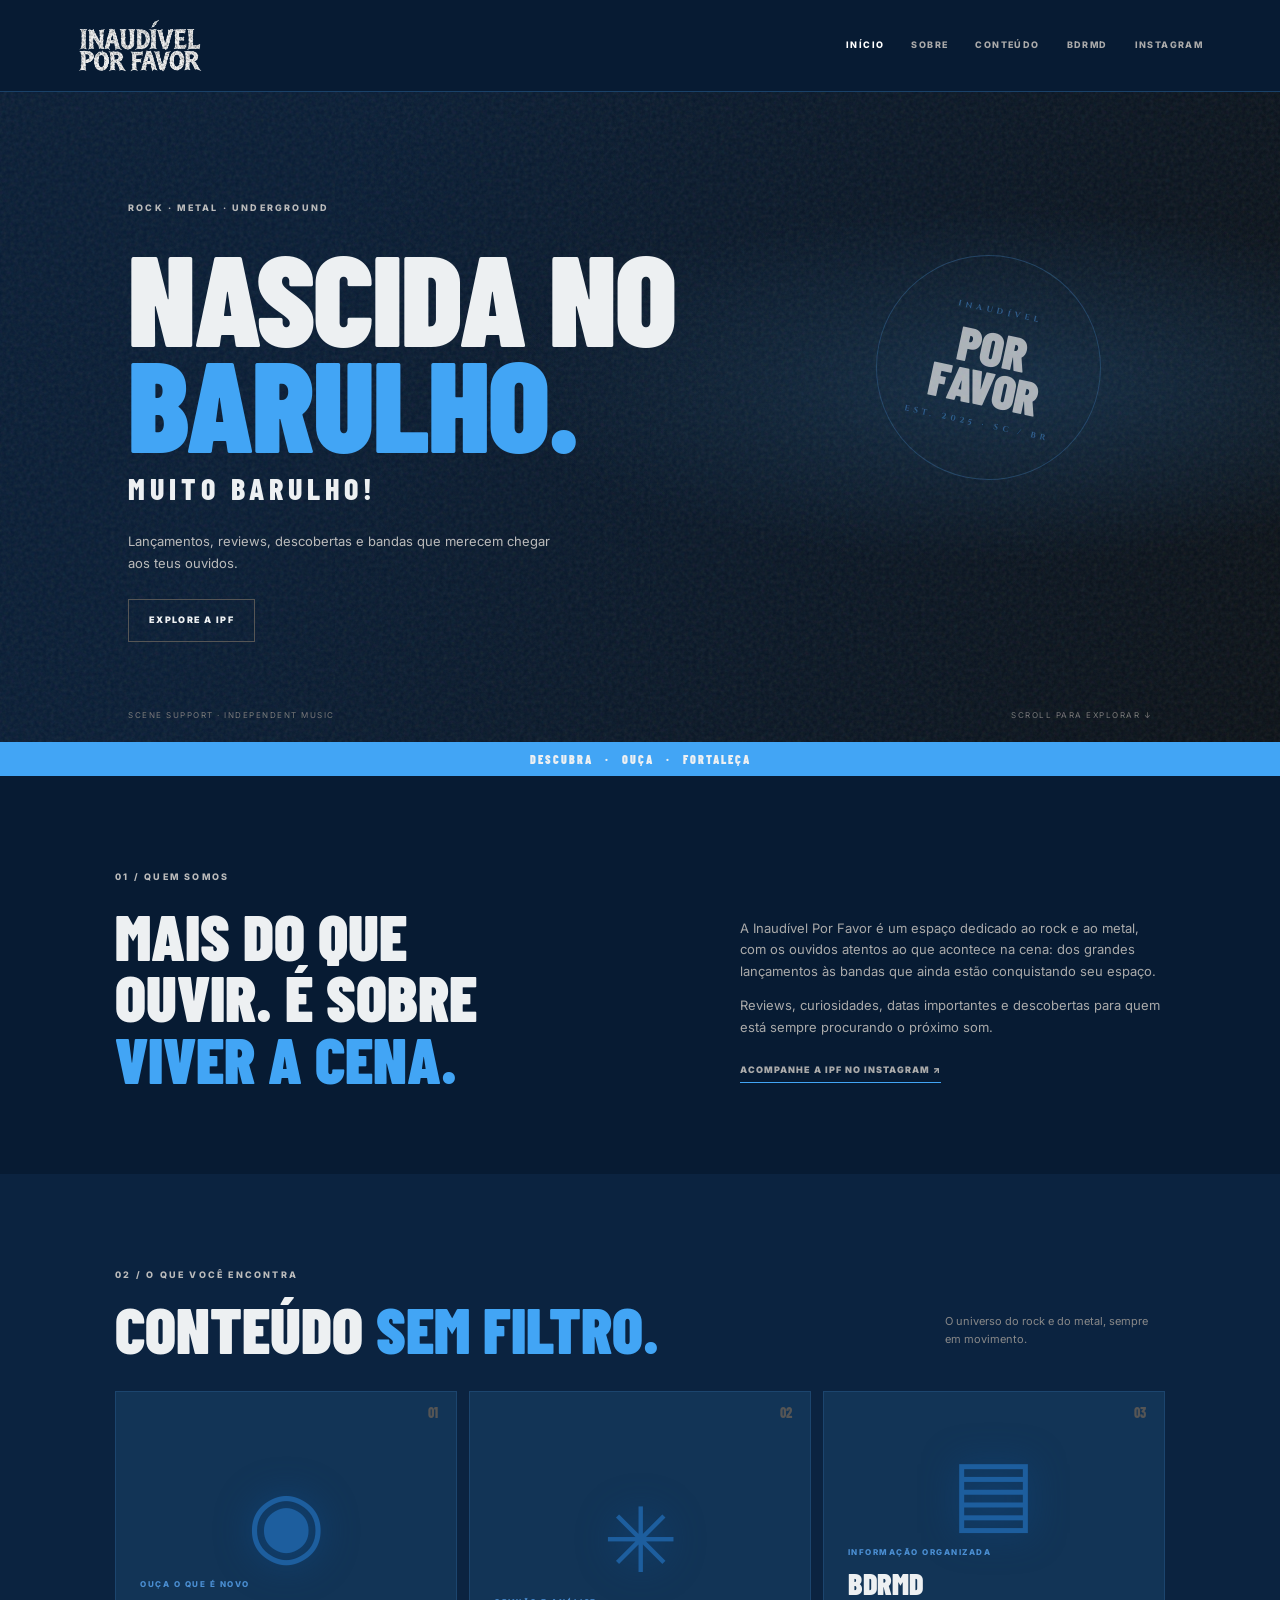
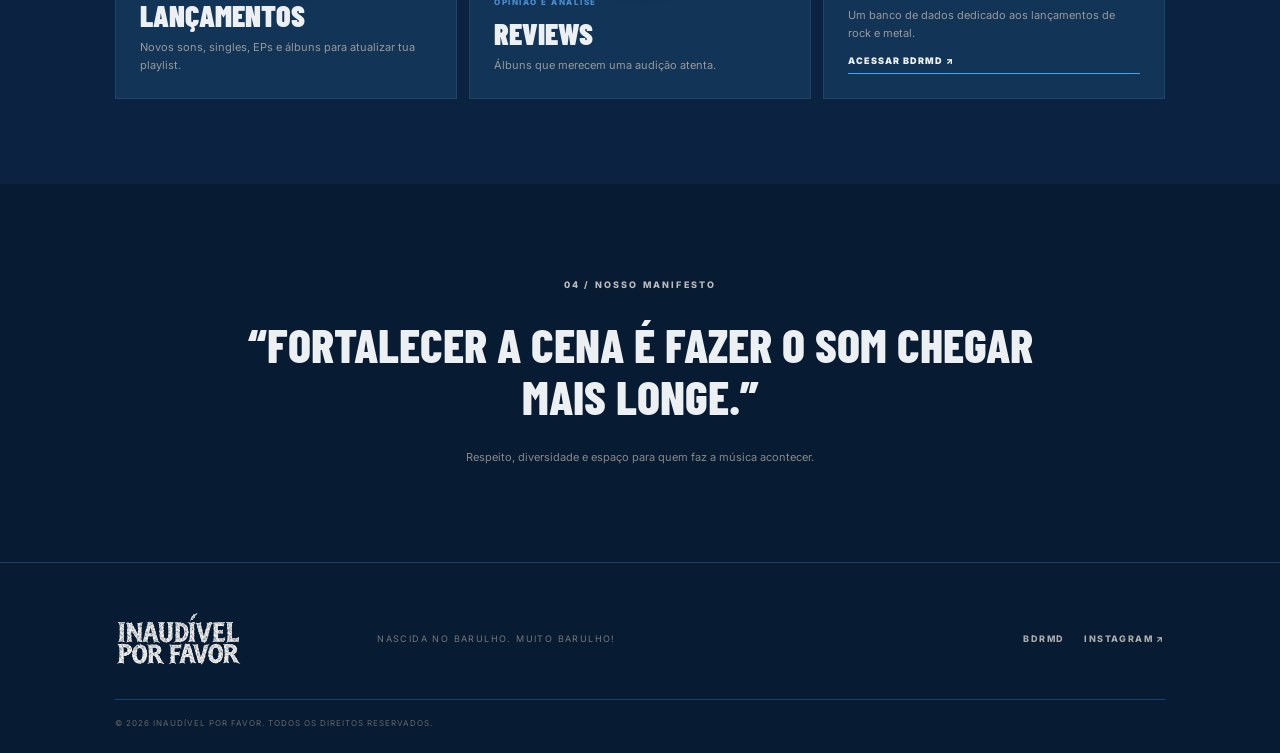
<file: index.html>
<!doctype html>
<html lang="pt-BR"><head><meta charset="utf-8"><meta name="viewport" content="width=device-width,initial-scale=1"><meta name="theme-color" content="#071b33"><meta name="description" content="Inaudível Por Favor: rock, metal, lançamentos, reviews, descobertas e cultura underground."><title>Inaudível Por Favor</title><link rel="icon" href="favicon-32x32.png" type="image/png"><link rel="preconnect" href="https://fonts.googleapis.com"><link rel="preconnect" href="https://fonts.gstatic.com" crossorigin><link href="https://fonts.googleapis.com/css2?family=Cinzel:wght@600;700;800&family=Inter:wght@400;500;600;700;800;900&family=Barlow+Condensed:wght@600;700;800;900&display=swap" rel="stylesheet"><link rel="stylesheet" href="assets/css/style.css?v=20261107-blue"></head><body>
<header class="header"><a class="brand" href="index.html"><img class="brand-logo" src="logo_fundo_tran.png" alt="Inaudível Por Favor" width="240" height="76" style="display:block;width:240px;height:76px;max-width:240px;object-fit:contain"></a><button class="menu" aria-label="Abrir menu">☰</button><nav><a class="active" href="index.html">INÍCIO</a><a href="#sobre">SOBRE</a><a href="#conteudo">CONTEÚDO</a><a href="bdrmd/">BDRMD</a><a class="navshop temporarily-hidden" href="loja.html" aria-hidden="true" tabindex="-1">LOJA ↗</a><a href="https://www.instagram.com/inaudivel_por_favor/" target="_blank" rel="noopener">INSTAGRAM</a></nav></header>
<main><section class="hero"><div class="hero-copy"><p class="eyebrow">ROCK · METAL · UNDERGROUND</p><h1>NASCIDA NO<br><em>BARULHO.</em></h1><h2>MUITO BARULHO!</h2><p>Lançamentos, reviews, descobertas e bandas que merecem chegar aos teus ouvidos.</p><div class="actions"><a class="btn red temporarily-hidden" href="loja.html" aria-hidden="true" tabindex="-1">CONHEÇA A LOJA ↗</a><a class="btn outline" href="#conteudo">EXPLORE A IPF</a></div></div><div class="stamp"><small>INAUDÍVEL</small><strong>POR<br>FAVOR</strong><small>EST. 2025 · SC / BR</small></div><div class="hero-foot">SCENE SUPPORT · INDEPENDENT MUSIC <span>SCROLL PARA EXPLORAR ↓</span></div></section><div class="ticker">DESCUBRA · OUÇA · FORTALEÇA</div>
<section class="section" id="sobre"><p class="kicker">01 / QUEM SOMOS</p><div class="split"><h2>MAIS DO QUE<br>OUVIR. É SOBRE<br><em>VIVER A CENA.</em></h2><div><p>A Inaudível Por Favor é um espaço dedicado ao rock e ao metal, com os ouvidos atentos ao que acontece na cena: dos grandes lançamentos às bandas que ainda estão conquistando seu espaço.</p><p>Reviews, curiosidades, datas importantes e descobertas para quem está sempre procurando o próximo som.</p><a class="textlink" href="https://www.instagram.com/inaudivel_por_favor/" target="_blank" rel="noopener">ACOMPANHE A IPF NO INSTAGRAM ↗</a></div></div></section>
<section class="section dark" id="conteudo"><p class="kicker">02 / O QUE VOCÊ ENCONTRA</p><div class="sectionhead"><h2>CONTEÚDO <em>SEM FILTRO.</em></h2><p>O universo do rock e do metal, sempre em movimento.</p></div><div class="features"><article><span>01</span><div class="symbol">◉</div><small>OUÇA O QUE É NOVO</small><h3>LANÇAMENTOS</h3><p>Novos sons, singles, EPs e álbuns para atualizar tua playlist.</p></article><article><span>02</span><div class="symbol">✳</div><small>OPINIÃO E ANÁLISE</small><h3>REVIEWS</h3><p>Álbuns que merecem uma audição atenta.</p></article><article><span>03</span><div class="symbol">▤</div><small>INFORMAÇÃO ORGANIZADA</small><h3>BDRMD</h3><p>Um banco de dados dedicado aos lançamentos de rock e metal.</p><a class="textlink" href="bdrmd/">ACESSAR BDRMD ↗</a></article></div></section><section class="store temporarily-hidden" aria-hidden="true"><div><p class="kicker">03 / VISTA A CENA</p><h2>O BARULHO<br><b>AGORA É SEU.</b></h2><p>Produtos para quem vive o rock e o metal underground.</p></div><a class="btn light" href="loja.html">ENTRAR NA IPF STORE ↗</a></section><section class="section manifesto"><p class="kicker">04 / NOSSO MANIFESTO</p><blockquote>“FORTALECER A CENA É FAZER O SOM CHEGAR MAIS LONGE.”</blockquote><p>Respeito, diversidade e espaço para quem faz a música acontecer.</p></section></main>
<footer class="footer"><a class="brand" href="index.html"><img class="brand-logo" src="logo_fundo_tran.png" alt="Inaudível Por Favor"></a><p>NASCIDA NO BARULHO. MUITO BARULHO!</p><div><a class="temporarily-hidden" href="loja.html" aria-hidden="true" tabindex="-1">LOJA</a><a href="bdrmd/">BDRMD</a><a href="https://www.instagram.com/inaudivel_por_favor/" target="_blank" rel="noopener">INSTAGRAM ↗</a></div><small>© <span id="year"></span> INAUDÍVEL POR FAVOR. TODOS OS DIREITOS RESERVADOS.</small></footer><script src="assets/js/main.js?v=20261102-3"></script></body></html>
</file>
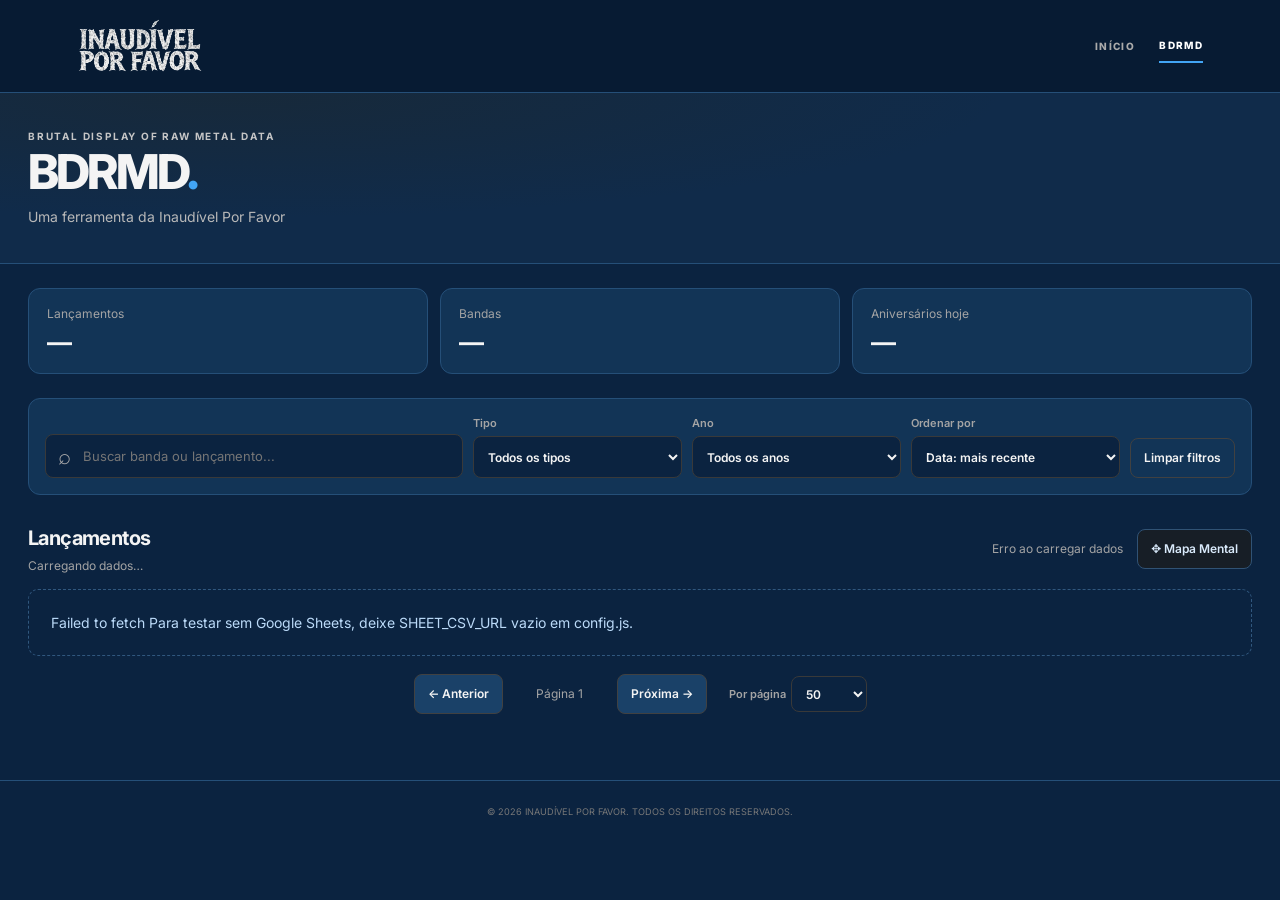
<file: bdrmd/index.html>
<!doctype html>
<html lang="pt-BR">
<head>
  <meta charset="utf-8">
  <meta name="viewport" content="width=device-width, initial-scale=1">
  <meta name="theme-color" content="#071b33">
  <meta name="description" content="BDRMD — banco de dados de lançamentos de rock e metal da Inaudível Por Favor.">
  <title>BDRMD</title>
  <link rel="icon" href="../favicon-32x32.png" type="image/png">
  <link rel="stylesheet" href="css/style.css?v=20261114-zoom">
</head>
<body>
  <header class="site-nav" style="position:relative;z-index:100;display:flex;align-items:center;justify-content:space-between;min-height:92px;padding:8px clamp(18px,6vw,90px);gap:20px;background:#090909;border-bottom:1px solid #303030">
    <a class="site-brand" href="../index.html" aria-label="Inaudível Por Favor - início" style="display:flex;align-items:center;flex:none">
      <img src="../logo_fundo_tran.png" alt="Inaudível Por Favor" width="240" height="76" style="display:block;width:240px;height:76px;max-width:240px;object-fit:contain;object-position:left center">
    </a>
    <button class="nav-toggle" type="button" aria-label="Abrir menu" aria-expanded="false" style="display:none;background:transparent;border:1px solid #444;border-radius:5px;color:#fff;font-size:20px;padding:7px 10px">☰</button>
    <nav class="site-links" aria-label="Navegação principal" >
      <a href="../index.html">INÍCIO</a>
      <a class="temporarily-hidden" href="../loja.html" aria-hidden="true" tabindex="-1" hidden style="display:none!important">LOJA</a>
      <a class="active" href="./" aria-current="page">BDRMD</a>
    </nav>
  </header>
  <header class="hero">
    <div class="hero-inner">
      <div class="brand-copy">
        <p class="eyebrow">BRUTAL DISPLAY OF RAW METAL DATA</p>
        <h1>BDRMD<span>.</span></h1>
        <p class="intro">Uma ferramenta da Inaudível Por Favor</p>
      </div>
    </div>
  </header>

  <main class="container">
    <section class="stats" aria-label="Estatísticas da base">
      <div class="stat"><span class="stat-label">Lançamentos</span><strong id="stat-releases">—</strong></div>
      <div class="stat"><span class="stat-label">Bandas</span><strong id="stat-bands">—</strong></div>
      <div class="stat"><span class="stat-label">Aniversários hoje</span><strong id="stat-anniversaries">—</strong></div>
    </section>

    <section class="toolbar" aria-label="Pesquisa e filtros">
      <label class="search-wrap">
        <span class="sr-only">Pesquisar lançamentos</span>
        <span aria-hidden="true">⌕</span>
        <input id="search" type="search" placeholder="Buscar banda ou lançamento..." autocomplete="off">
      </label>
      <label class="filter-label">Tipo
        <select id="type-filter">
          <option value="">Todos os tipos</option>
          <option value="album">Álbum</option>
          <option value="ep">EP</option>
          <option value="single">Single</option>
          <option value="compilation">Compilação</option>
          <!-- <option value="demo">Demo</option> -->
          <option value="live">Ao vivo</option>
        </select>
      </label>
      <label class="filter-label">Ano
        <select id="year-filter"><option value="">Todos os anos</option></select>
      </label>
      <label class="filter-label sort-label">Ordenar por
        <select id="sort">
          <option value="date-desc">Data: mais recente</option>
          <option value="date-asc">Data: mais antiga</option>
          <option value="title-asc">Título: A–Z</option>
          <option value="band-asc">Banda: A–Z</option>
        </select>
      </label>
      <button id="clear-filters" class="button button-quiet" type="button">Limpar filtros</button>
    </section>

    <section class="results-head">
      <div>
        <h2>Lançamentos</h2>
        <p id="result-count" aria-live="polite">Carregando dados…</p>
      </div>
      <div class="results-actions"><p id="source-status" class="source-status">Inicializando base</p><button id="mindmap-toggle" class="button button-map" type="button" aria-expanded="false">✥ Mapa Mental</button></div>
    </section>

    <section id="mindmap-panel" class="mindmap-panel" hidden aria-label="Mapa mental de lançamentos"><div class="mindmap-heading"><div><h2>Mapa Mental</h2><p id="mindmap-level">Nível 1 · Décadas</p></div><div class="mindmap-controls"><button id="mindmap-zoom-out" class="button mindmap-zoom" type="button" aria-label="Diminuir zoom" title="Diminuir zoom">−</button><button id="mindmap-zoom-in" class="button mindmap-zoom" type="button" aria-label="Aumentar zoom" title="Aumentar zoom">+</button><button id="mindmap-back" class="button" type="button" disabled>← Voltar</button><button id="mindmap-reset" class="button" type="button">Visão geral</button></div></div><p class="mindmap-help">Selecione uma década, depois um mês e um dia para explorar os lançamentos. O mapa considera os filtros ativos.</p><div class="mindmap-viewport"><svg id="bdrmd-map" viewBox="0 0 1000 1000" role="img" aria-label="Mapa mental de décadas, meses e dias"></svg></div></section>
    <div id="error" class="notice error" role="alert" hidden></div>
    <div id="loading" class="notice" role="status">Carregando lançamentos…</div>
    <div id="empty" class="notice" hidden>Nenhum lançamento corresponde à pesquisa.</div>

    <div class="table-wrap" id="table-wrap" hidden>
      <table>
        <thead><tr><th>Banda</th><th>Título</th><th>Data</th><th>Tipo</th><th>Aniversário</th></tr></thead>
        <tbody id="release-rows"></tbody>
      </table>
    </div>
    <div id="mobile-results" class="mobile-results" hidden></div>

    <nav class="pagination" aria-label="Paginação">
      <button id="prev" class="button" type="button">← Anterior</button>
      <span id="page-label">Página 1</span>
      <button id="next" class="button" type="button">Próxima →</button>
      <label class="per-page">Por página
        <select id="page-size"><option value="25">25</option><option value="50" selected>50</option><option value="100">100</option></select>
      </label>
    </nav>
    <!--<p class="footnote">As grafias e os caracteres dos títulos são preservados conforme a fonte. A pesquisa ignora diferenças entre maiúsculas/minúsculas para facilitar a localização.</p>-->
  </main>
  <footer><small>© 2026 INAUDÍVEL POR FAVOR. TODOS OS DIREITOS RESERVADOS.</small></footer>
  <script src="config.js?v=20261102-3"></script>
  <script src="js/app.js?v=20261114-zoom"></script>
</body>
</html>
</file>
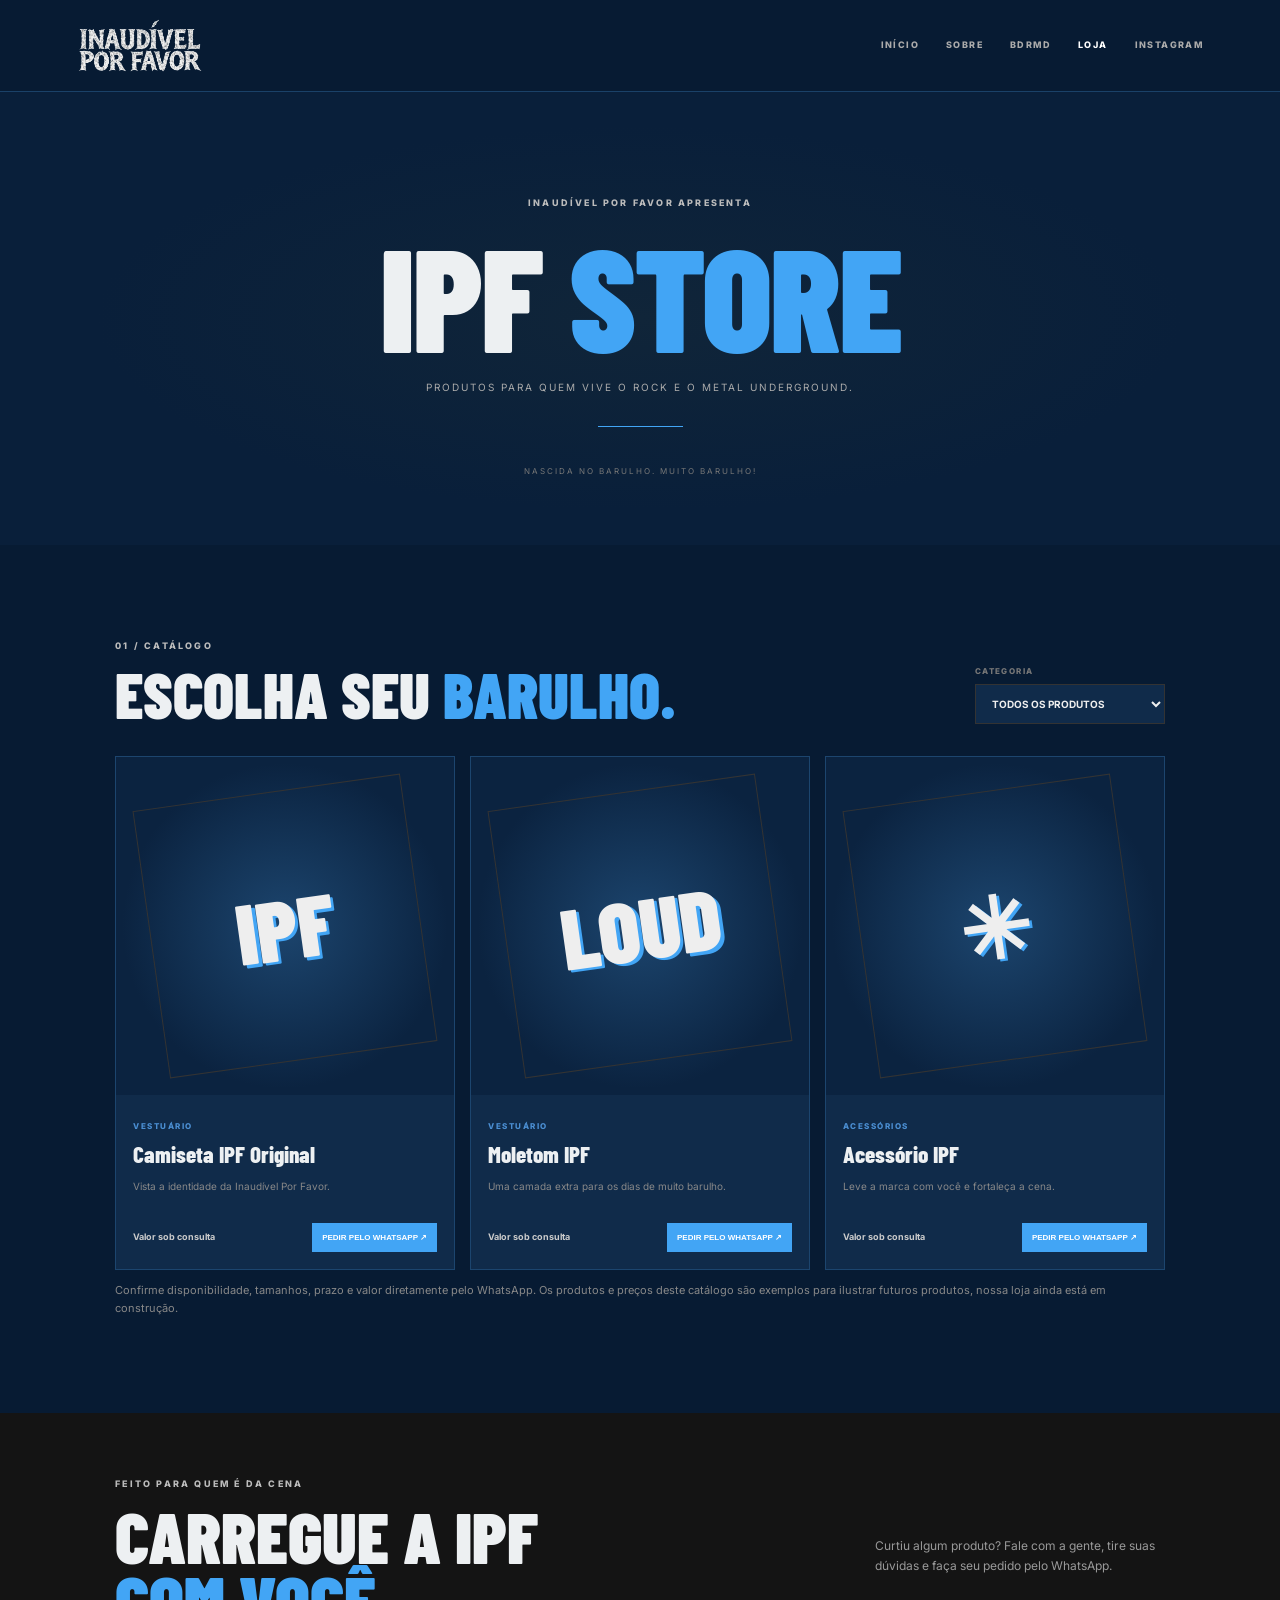
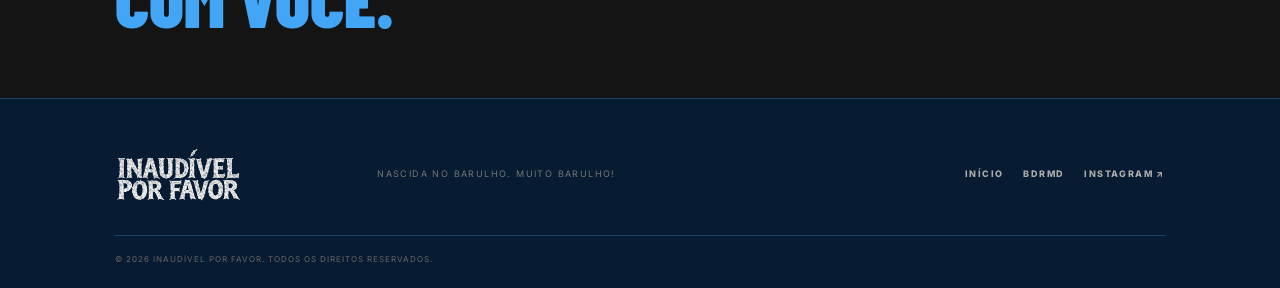
<file: loja.html>
<!doctype html><html lang="pt-BR"><head><meta charset="utf-8"><meta name="viewport" content="width=device-width,initial-scale=1"><meta name="theme-color" content="#071b33"><meta name="description" content="IPF Store: produtos para quem vive o rock e o metal underground."><title>IPF Store</title><link rel="icon" href="favicon-32x32.png" type="image/png"><link href="https://fonts.googleapis.com/css2?family=Cinzel:wght@600;700;800&family=Inter:wght@400;500;600;700;800;900&family=Barlow+Condensed:wght@600;700;800;900&display=swap" rel="stylesheet"><link rel="stylesheet" href="assets/css/style.css?v=20261107-blue"></head><body>
<header class="header"><a class="brand" href="index.html"><img class="brand-logo" src="logo_fundo_tran.png" alt="Inaudível Por Favor" width="240" height="76" style="display:block;width:240px;height:76px;max-width:240px;object-fit:contain"></a><button class="menu" aria-label="Abrir menu">☰</button><nav><a href="index.html">INÍCIO</a><a href="index.html#sobre">SOBRE</a><a href="bdrmd/">BDRMD</a><a class="active" href="loja.html">LOJA</a><a href="https://www.instagram.com/inaudivel_por_favor/" target="_blank" rel="noopener">INSTAGRAM</a></nav></header>
<main><section class="shophero"><p class="eyebrow">INAUDÍVEL POR FAVOR APRESENTA</p><h1>IPF <em>STORE</em></h1><p>PRODUTOS PARA QUEM VIVE O ROCK E O METAL UNDERGROUND.</p><hr><small>NASCIDA NO BARULHO. MUITO BARULHO!</small></section>
<section class="section shopsection"><div class="shophead"><div><p class="kicker">01 / CATÁLOGO</p><h2>ESCOLHA SEU <em>BARULHO.</em></h2></div><label class="filter">CATEGORIA<select id="category-filter"><option value="all">TODOS OS PRODUTOS</option><option value="vestuario">VESTUÁRIO</option><option value="acessorios">ACESSÓRIOS</option></select></label></div><div id="product-grid" class="products" aria-live="polite"></div><p class="note">Confirme disponibilidade, tamanhos, prazo e valor diretamente pelo WhatsApp. Os produtos e preços deste catálogo são exemplos para ilustrar futuros produtos, nossa loja ainda está em construção.</p></section>
<section class="shopcall"><div><p class="kicker">FEITO PARA QUEM É DA CENA</p><h2>CARREGUE A IPF<br><em>COM VOCÊ.</em></h2></div><p>Curtiu algum produto? Fale com a gente, tire suas dúvidas e faça seu pedido pelo WhatsApp.</p></section></main>
<footer class="footer"><a class="brand" href="index.html"><img class="brand-logo" src="logo_fundo_tran.png" alt="Inaudível Por Favor"></a><p>NASCIDA NO BARULHO. MUITO BARULHO!</p><div><a href="index.html">INÍCIO</a><a href="bdrmd/">BDRMD</a><a href="https://www.instagram.com/inaudivel_por_favor/" target="_blank" rel="noopener">INSTAGRAM ↗</a></div><small>© 2026 INAUDÍVEL POR FAVOR. TODOS OS DIREITOS RESERVADOS.</small></footer>
<script src="assets/js/main.js?v=20261102-3"></script><script src="assets/js/loja.js?v=20261102-4"></script></body></html>
</file>
<file: assets/css/style.css>
:root{--bg:#071b33;--panel:#102b4a;--line:#254f78;--fg:#edf0f2;--muted:#aaa;--red:#42a5f5;--display:'Barlow Condensed',Impact,sans-serif}*{box-sizing:border-box}html{scroll-behavior:smooth}body{margin:0;background:var(--bg);color:var(--fg);font:14px/1.65 Inter,Arial,sans-serif}a{color:inherit;text-decoration:none}.header{height:76px;padding:0 clamp(18px,6vw,90px);display:flex;align-items:center;justify-content:space-between;border-bottom:1px solid #1a4168;position:relative;z-index:5;background:#071b33}.brand{display:flex;align-items:center;gap:12px}.brand-logo{display:block;width:122px;max-width:32vw;height:38px;object-fit:contain;object-position:left center}.brand b{display:block;color:#999;font-size:9px;letter-spacing:3px}nav{display:flex;gap:27px;align-items:center}nav a,.footer div a{font-size:9px;font-weight:800;letter-spacing:1.4px;color:#aaa}nav a:hover,nav a.active{color:#fff}.navshop{background:var(--red);padding:11px 15px;color:#fff}.menu{display:none;background:none;border:0;color:#fff;font-size:24px}.hero{min-height:610px;padding:100px clamp(24px,10vw,150px);position:relative;display:flex;align-items:center;overflow:hidden;background:radial-gradient(ellipse at 78% 45%,#112a42,transparent 35%),linear-gradient(110deg,#071b33 25%,#090f15)}.hero:after{content:"";position:absolute;inset:0;pointer-events:none;opacity:.1;background-image:url("data:image/svg+xml,%3Csvg viewBox='0 0 180 180' xmlns='http://www.w3.org/2000/svg'%3E%3Cfilter id='n'%3E%3CfeTurbulence type='fractalNoise' baseFrequency='.9' numOctaves='3'/%3E%3C/filter%3E%3Crect width='100%25' height='100%25' filter='url(%23n)'/%3E%3C/svg%3E")}.hero-copy{position:relative;z-index:1;max-width:670px}.eyebrow,.kicker{font-size:9px;font-weight:800;letter-spacing:2.2px;color:#bbb}.hero h1,.shophero h1{font:900 clamp(68px,10vw,130px)/.83 var(--display);letter-spacing:-2px;margin:27px 0 0}.hero h1 em,.shophero h1 em,.split h2 em,.sectionhead h2 em,.shophead h2 em,.shopcall h2 em{font-style:normal;color:var(--red)}.hero h2{font:800 30px var(--display);letter-spacing:5px;margin:15px 0}.hero-copy>p:not(.eyebrow){color:#bbb;max-width:440px;font-size:13px;margin:25px 0}.actions{display:flex;gap:12px;flex-wrap:wrap}.btn{display:inline-block;padding:13px 20px;font-size:9px;font-weight:900;letter-spacing:1.3px}.red{background:var(--red)}.outline{border:1px solid #555}.light{background:#edf0f2;color:#0b2340}.stamp{position:absolute;right:14%;top:25%;width:225px;height:225px;border:1px solid #254e76;border-radius:50%;display:flex;flex-direction:column;align-items:center;justify-content:center;transform:rotate(12deg);color:#336faa;opacity:.7;letter-spacing:4px;font:700 12px Cinzel}.stamp strong{font:900 48px/.82 var(--display);color:#eee;text-align:center;margin:12px;letter-spacing:0}.stamp small{font-size:8px}.hero-foot{position:absolute;bottom:20px;left:10%;right:10%;font-size:8px;letter-spacing:1.5px;color:#777}.hero-foot span{float:right}.ticker{background:var(--red);padding:10px;text-align:center;font:900 12px var(--display);letter-spacing:2px;word-spacing:8px}.section{padding:85px clamp(22px,9vw,130px)}.split{display:grid;grid-template-columns:1.1fr .9fr;gap:10%;margin-top:20px}.split h2,.sectionhead h2,.shophead h2{font:900 clamp(40px,5vw,65px)/.96 var(--display);margin:0}.split>div{max-width:500px;color:#aaa;font-size:13px}.textlink{display:inline-block;border-bottom:1px solid var(--red);padding-bottom:4px;margin-top:12px;font-size:9px;font-weight:900;letter-spacing:1px}.dark{background:#0b2340}.sectionhead,.shophead{display:flex;justify-content:space-between;align-items:end;gap:25px;margin:15px 0 32px}.sectionhead>p{color:#888;font-size:11px;max-width:220px}.features{display:grid;grid-template-columns:repeat(3,1fr);gap:12px}.features article{position:relative;min-height:300px;padding:24px;background:#123456;border:1px solid #1c456e;display:flex;flex-direction:column;justify-content:flex-end}.features article>span{position:absolute;right:18px;top:12px;color:#555;font:800 14px var(--display)}.symbol{height:130px;display:grid;place-items:center;color:#1d5e9e;font-size:90px;text-shadow:0 0 35px #10457a}.features small{color:#4b8fd3;font-size:8px;font-weight:800;letter-spacing:1.5px}.features h3{font:900 30px var(--display);margin:5px 0}.features p{color:#999;font-size:11px;margin:0}.store{padding:60px clamp(22px,9vw,130px);background:linear-gradient(105deg,#124271,#1b68b5);display:flex;justify-content:space-between;align-items:center;gap:25px}.store h2,.shopcall h2{font:900 clamp(44px,6vw,72px)/.88 var(--display);margin:12px 0}.store h2 b{color:#091521}.store p:not(.kicker){font-size:12px;color:#c7dcf0}.manifesto{text-align:center}.manifesto blockquote{max-width:850px;margin:25px auto;font:800 clamp(27px,4vw,48px)/1.1 var(--display)}.manifesto>p:last-child,.note{color:#888;font-size:11px}.footer{padding:38px clamp(22px,9vw,130px) 22px;border-top:1px solid #1a4168;display:flex;align-items:center;gap:22px;flex-wrap:wrap}.footer>p{margin-right:auto;color:#777;font-size:9px;letter-spacing:1.4px}.footer div{display:flex;gap:20px}.footer small{width:100%;border-top:1px solid #1a4168;padding-top:17px;color:#666;font-size:8px;letter-spacing:1px}.shophero{text-align:center;padding:95px 20px 65px;background:radial-gradient(ellipse at center,#102539,transparent 60%),#091f3a}.shophero h1{font-size:clamp(75px,13vw,145px);margin:24px 0}.shophero>p:not(.eyebrow){font-size:10px;letter-spacing:2px;color:#aaa}.shophero hr{width:85px;border:0;border-top:1px solid var(--red);margin:30px auto}.shophero small{font-size:8px;letter-spacing:2px;color:#777}.shophead{margin-top:0}.filter{display:grid;gap:6px;color:#777;font-size:8px;font-weight:800;letter-spacing:1.4px}.filter select{min-width:190px;background:#102b4a;color:#eee;border:1px solid #333;padding:12px;font:700 10px Inter}.products{display:grid;grid-template-columns:repeat(3,1fr);gap:15px}.product{background:#102b4a;border:1px solid #1c456e}.product-art{aspect-ratio:1;background:radial-gradient(circle,#1c456e,#0b2340 68%);display:grid;place-items:center;position:relative}.product-art:after{content:"";position:absolute;inset:10%;border:1px solid #333;transform:rotate(-8deg)}.product-art b{font:900 clamp(45px,8vw,85px) var(--display);color:#eee;text-shadow:3px 3px var(--red);z-index:1;transform:rotate(-8deg)}.product-info{padding:17px}.product-info small{font-size:8px;color:#4b8fd3;font-weight:800;letter-spacing:1.5px}.product-info h3{font:800 23px var(--display);margin:5px 0}.product-info p{font-size:10px;color:#888;min-height:30px}.product-bottom{display:flex;justify-content:space-between;align-items:center;gap:8px;margin-top:15px}.product-bottom span{font-size:9px;color:#ccc;font-weight:700}.product-bottom button{background:var(--red);border:0;color:#fff;padding:10px;font-size:8px;font-weight:900;cursor:pointer}.shopcall{padding:55px clamp(22px,9vw,130px);background:#141414;display:flex;justify-content:space-between;align-items:center;gap:30px}.shopcall>p{max-width:290px;color:#999;font-size:12px}@media(max-width:800px){.header{height:68px}.menu{display:block}nav{display:none;position:absolute;top:68px;left:0;right:0;background:#0b2340;padding:20px;flex-direction:column;align-items:stretch;border-bottom:1px solid #333}nav.open{display:flex}.hero{min-height:560px;padding-top:70px}.stamp{right:-50px;opacity:.25}.split{grid-template-columns:1fr;gap:22px}.features{grid-template-columns:1fr 1fr}.features article:first-child{grid-column:span 2}.store,.shopcall{align-items:flex-start;flex-direction:column}.products{grid-template-columns:repeat(2,1fr)}.sectionhead,.shophead{align-items:flex-start;flex-direction:column}}@media(max-width:480px){.hero h1{font-size:67px}.stamp{display:none}.hero-foot{font-size:7px;text-align:center}.hero-foot span{display:none}.section{padding:62px 20px}.features{grid-template-columns:1fr}.features article:first-child{grid-column:auto}.products{grid-template-columns:1fr}.footer>p{width:100%;order:2}.footer div{order:3}.footer small{order:4}}
@media(max-width:800px){.brand-logo{width:108px;height:34px;max-width:30vw}}

/* Compacta a marca no cabeçalho e rodapé */
.header .brand-logo,.footer .brand-logo{width:240px!important;height:76px!important;max-width:240px!important;object-fit:contain!important}
@media(max-width:700px){.header .brand-logo,.footer .brand-logo{width:92px!important;height:30px!important;max-width:92px!important}}

/* Logo controlada também no mobile */
.header .brand-logo,.footer .brand-logo{width:240px;height:76px;max-width:240px;object-fit:contain}
@media(max-width:800px){.header .brand-logo,.footer .brand-logo{width:200px;height:64px;max-width:200px}}


/* Logo em tamanho ampliado no desktop e no mobile */
.header{height:92px!important}
.header .brand-logo,.footer .brand-logo{width:240px!important;height:76px!important;max-width:240px!important;object-fit:contain!important}
@media(max-width:800px){.header{height:92px!important}.header .brand-logo,.footer .brand-logo{width:240px!important;height:76px!important;max-width:240px!important}}


/* Ocultação temporária de elementos da loja, preservando o código original */
.temporarily-hidden{display:none!important}
</file>
<file: bdrmd/css/style.css>
@import url('https://fonts.googleapis.com/css2?family=Inter:wght@400;500;600;700;800&display=swap');
:root{color-scheme:dark;--bg:#0b2340;--panel:#123456;--panel2:#173d63;--line:#254f78;--text:#f4f4f4;--muted:#a4a4a4;--red:#42a5f5;--red2:#123b63;scroll-behavior:smooth}
body{margin:0;background:var(--bg);color:var(--text);font-family:Inter,system-ui,-apple-system,"Segoe UI",sans-serif;font-size:14px;line-height:1.5}
.hero{background:radial-gradient(ellipse at 18% 0%,#17293a 0,transparent 52%),#102b4a;border-bottom:1px solid var(--line)}
.hero-inner{max-width:1240px;margin:auto;padding:36px 28px;display:flex;align-items:center;gap:20px}
.brand-mark{width:82px;height:62px;display:flex;align-items:center;justify-content:center;flex:none}.brand-mark img{display:block;max-width:100%;max-height:100%;object-fit:contain}.site-nav{min-height:76px;padding:10px clamp(18px,6vw,90px);display:flex;align-items:center;justify-content:space-between;gap:24px;background:#071b33;border-bottom:1px solid #254f78}.site-brand img{display:block;width:190px;max-width:42vw;height:54px;object-fit:contain;object-position:left center}.site-links{display:flex;align-items:center;gap:28px}.site-links a{color:#aaa;text-decoration:none;font:800 10px Inter,Arial,sans-serif;letter-spacing:1.5px}.site-links a:hover,.site-links a.active{color:#fff}.site-links a.active{border-bottom:2px solid var(--red);padding:10px 0}
.eyebrow{margin:0 0 2px;color:#c6c6c6;font-size:10px;letter-spacing:.18em;font-weight:700}
h1{font-size:clamp(32px,5vw,48px);letter-spacing:-.06em;line-height:1.08;margin:0;font-weight:800}
h1 span{color:var(--red)}
.intro{margin:8px 0 0;color:#b8b8b8}
.container{max-width:1240px;margin:0 auto;padding:24px 28px 48px}
.stats{display:grid;grid-template-columns:repeat(3,minmax(0,1fr));gap:12px;margin-bottom:24px}
.stat{border:1px solid var(--line);border-radius:12px;background:var(--panel);padding:16px 18px;display:flex;flex-direction:column;gap:4px}
.stat-label{color:var(--muted);font-size:12px}.stat strong{font-size:25px;line-height:1.2}
.toolbar{display:grid;grid-template-columns:minmax(220px,2fr) repeat(3,minmax(125px,1fr)) auto;gap:10px;align-items:end;padding:16px;background:var(--panel);border:1px solid var(--line);border-radius:12px}
.search-wrap{display:flex;align-items:center;gap:10px;background:#0b2340;border:1px solid #393939;border-radius:8px;padding:0 12px;min-height:42px;color:#aaa;font-size:22px}
.search-wrap input{width:100%;background:transparent;border:0;outline:0;color:var(--text);font:inherit;font-size:13px;min-width:0}
.filter-label,.per-page{display:flex;flex-direction:column;gap:5px;color:var(--muted);font-size:11px;font-weight:600}
select{width:100%;min-height:42px;padding:0 10px;background:#0b2340;border:1px solid #393939;border-radius:8px;color:var(--text);font:inherit;font-size:12px}
.button{min-height:40px;border:1px solid #414141;background:#1a4168;color:var(--text);padding:0 13px;border-radius:8px;font:inherit;font-size:12px;font-weight:600;cursor:pointer;white-space:nowrap}
.button:hover:not(:disabled){border-color:#777;background:#204a73}.button:disabled{opacity:.35;cursor:not-allowed}.button-quiet{background:transparent}
.results-head{display:flex;align-items:center;justify-content:space-between;gap:16px;margin:28px 0 14px}
h2{font-size:20px;letter-spacing:-.03em;margin:0}.results-head p{margin:4px 0 0;color:var(--muted);font-size:12px}.source-status{white-space:nowrap;text-align:right}
.table-wrap{overflow:auto;border:1px solid var(--line);border-radius:12px;background:var(--panel)}
table{width:100%;border-collapse:collapse;text-align:left}thead{background:#173d63}th{font-size:10px;text-transform:uppercase;letter-spacing:.08em;color:#bcbcbc;font-weight:700}
th,td{padding:14px 16px;border-bottom:1px solid #2c2c2c;vertical-align:top}tbody tr:last-child td{border-bottom:0}tbody tr:hover{background:#173d63}
td{font-size:12px}td.title-cell{font-weight:600;color:#f4f4f4;overflow-wrap:anywhere;min-width:260px}td.band-cell{font-weight:600;white-space:nowrap}td.date-cell{white-space:nowrap;color:#c3c3c3}
.type-pill{display:inline-flex;align-items:center;border:1px solid #303d4a;background:#19222a;color:#bbdaf8;border-radius:999px;padding:3px 8px;font-size:10px;font-weight:700;text-transform:uppercase;letter-spacing:.04em;white-space:nowrap}
.anniversary{color:#bddbf9;font-weight:600;white-space:nowrap}.anniversary.none{color:#777;font-weight:400}
.mobile-results{display:none;gap:10px}
.release-card{border:1px solid var(--line);border-radius:12px;background:var(--panel);padding:15px;min-width:0}
.card-top{display:flex;align-items:center;justify-content:space-between;gap:10px;margin-bottom:9px}.card-band{color:#e6e6e6;font-weight:700;font-size:12px}.card-title{font-size:14px;font-weight:600;overflow-wrap:anywhere;margin:0 0 12px}.card-meta{display:flex;justify-content:space-between;align-items:center;gap:8px;color:var(--muted);font-size:11px}.card-anniversary{margin-top:10px;padding-top:10px;border-top:1px solid var(--line);font-size:11px;color:#bddbf9}
.notice{padding:22px;border:1px dashed #414141;border-radius:10px;color:var(--muted);text-align:center;margin:12px 0}.notice.error{border-color:#30577e;color:#bbdaf8;text-align:left}
.pagination{display:flex;align-items:center;justify-content:center;gap:12px;flex-wrap:wrap;margin:18px 0}.pagination span{font-size:12px;color:var(--muted);min-width:90px;text-align:center}.per-page{flex-direction:row;align-items:center;margin-left:10px}.per-page select{width:76px;min-height:36px}
.footnote{color:#777;font-size:11px;max-width:800px;margin:26px 0 0}footer{border-top:1px solid var(--line);padding:22px 28px;text-align:center;color:#777;font-size:11px}footer span{color:#ddd;font-weight:800;letter-spacing:.1em}
.sr-only{position:absolute;width:1px;height:1px;padding:0;margin:-1px;overflow:hidden;clip:rect(0,0,0,0);white-space:nowrap;border:0}
@media(max-width:1000px){.toolbar{grid-template-columns:repeat(3,minmax(0,1fr))}.search-wrap{grid-column:span 2}.button-quiet{align-self:end}.sort-label{grid-column:auto}}
@media(max-width:700px){.site-nav{min-height:66px;padding:8px 14px;gap:10px}.site-brand img{width:125px;height:44px}.site-links{gap:13px}.site-links a{font-size:9px;letter-spacing:.8px}.hero-inner{padding:26px 18px;gap:14px}.brand-mark{width:50px;height:50px;font-size:30px}.container{padding:18px 14px 34px}.stats{gap:8px}.stat{padding:12px 10px}.stat strong{font-size:21px}.stat-label{font-size:10px}.toolbar{grid-template-columns:1fr 1fr;padding:12px;gap:10px}.search-wrap{grid-column:1/-1}.sort-label{grid-column:1/-1}.button-quiet{grid-column:1/-1}.results-head{align-items:flex-start;margin-top:24px}.source-status{max-width:45%;white-space:normal}.table-wrap{display:none!important}.mobile-results{display:grid}.pagination{gap:8px}.pagination .per-page{width:100%;justify-content:center;margin:4px 0 0}.pagination .button{flex:1}.pagination span{min-width:82px}footer{padding:20px 14px}}
@media(prefers-reduced-motion:reduce){html{scroll-behavior:auto}}

/* Navegação principal da Inaudível Por Favor */
.site-nav{position:relative;z-index:20;min-height:66px;padding:8px clamp(18px,6vw,90px);display:flex;align-items:center;justify-content:space-between;gap:20px;background:#071b33;border-bottom:1px solid #254f78}
.site-brand{display:flex;align-items:center;flex:none}
.site-brand img{display:block;width:122px;height:38px;max-width:32vw;object-fit:contain;object-position:left center}
.site-links{display:flex;align-items:center;gap:28px}
.site-links a{display:inline-block;color:#aaa;text-decoration:none;font:800 10px Inter,Arial,sans-serif;letter-spacing:1.5px;padding:10px 0}
.site-links a:hover,.site-links a.active{color:#fff}
.site-links a.active{border-bottom:2px solid var(--red)}
.nav-toggle{display:none;background:transparent;border:1px solid #444;border-radius:5px;color:#fff;font-size:20px;line-height:1;padding:7px 10px;cursor:pointer}
@media(max-width:700px){
 .site-nav{min-height:60px;padding:8px 16px}
 .site-brand img{width:108px;height:34px;max-width:34vw}
 .nav-toggle{display:block}
 .site-links{display:none;position:absolute;top:100%;left:0;right:0;padding:14px 18px 18px;background:#071b33;border-bottom:1px solid #254f78;flex-direction:column;align-items:stretch;gap:4px}
 .site-links.is-open{display:flex}
 .site-links a{padding:11px 4px;font-size:10px}
}

/* Navbar IPF: dimensões compactas e explícitas */
.site-nav{position:relative!important;z-index:50!important;display:flex!important;align-items:center!important;justify-content:space-between!important;min-height:62px!important;padding:8px 28px!important;background:#071b33!important;border-bottom:1px solid #254f78!important;gap:18px!important}
.site-brand img{display:block!important;width:108px!important;height:34px!important;max-width:108px!important;object-fit:contain!important;object-position:left center!important}
.site-links{display:flex!important;align-items:center!important;gap:24px!important}
.site-links a{display:inline-block!important;color:#aaa!important;text-decoration:none!important;font:800 10px Inter,Arial,sans-serif!important;letter-spacing:1.4px!important;padding:10px 0!important}
.site-links a:hover,.site-links a.active{color:#fff!important}.site-links a.active{border-bottom:2px solid var(--red)!important}
.nav-toggle{display:none!important}
@media(max-width:700px){.site-nav{min-height:58px!important;padding:7px 14px!important}.site-brand img{width:92px!important;height:30px!important;max-width:92px!important}.nav-toggle{display:block!important;background:transparent!important;border:1px solid #444!important;border-radius:5px!important;color:#fff!important;font-size:20px!important;line-height:1!important;padding:7px 10px!important;cursor:pointer!important}.site-links{display:none!important;position:absolute!important;top:100%!important;left:0!important;right:0!important;padding:12px 18px 16px!important;background:#071b33!important;border-bottom:1px solid #254f78!important;flex-direction:column!important;align-items:stretch!important;gap:3px!important}.site-links.is-open{display:flex!important}.site-links a{padding:11px 4px!important;font-size:10px!important}}

/* BDRMD site navigation: deterministic desktop/mobile layout */
.site-nav{width:100%;box-sizing:border-box}
.site-nav .site-links{display:flex;align-items:center;gap:26px;margin:0;padding:0;background:transparent}
.site-nav .site-links a{display:inline-block;color:#aaa;text-decoration:none;font:800 10px Inter,Arial,sans-serif;letter-spacing:1.4px;padding:10px 0}
.site-nav .site-links a:hover,.site-nav .site-links a.active{color:#fff}
.site-nav .site-links a.active{border-bottom:2px solid var(--red)}
.site-nav .site-brand img{width:108px;height:34px;max-width:108px;object-fit:contain}
@media(max-width:700px){
 .site-nav{min-height:58px!important;padding:7px 14px!important}
 .site-nav .site-brand img{width:92px;height:30px;max-width:92px}
 .site-nav .nav-toggle{display:block!important;cursor:pointer}
 .site-nav .site-links{display:none;position:absolute;top:100%;left:0;right:0;z-index:101;padding:12px 18px 16px;background:#071b33;border-bottom:1px solid #254f78;flex-direction:column;align-items:stretch;gap:4px}
 .site-nav .site-links.is-open{display:flex}
 .site-nav .site-links a{padding:11px 4px}
}

/* Mobile menu wins over legacy desktop !important declarations */
@media(max-width:700px){
 .site-nav .site-links{display:none!important}
 .site-nav .site-links.is-open{display:flex!important}
}


/* Logo da navegação no mesmo tamanho da página principal, inclusive no mobile */
.site-nav{min-height:92px!important;padding-top:8px!important;padding-bottom:8px!important}
.site-nav .site-brand img{width:240px!important;height:76px!important;max-width:240px!important;object-fit:contain!important;object-position:left center!important}
@media(max-width:700px){.site-nav{min-height:92px!important;padding:8px 14px!important}.site-nav .site-brand img{width:240px!important;height:76px!important;max-width:240px!important}}


/* Alinhamento horizontal da logo igual ao cabeçalho da página inicial e da loja */
.site-nav{padding-left:clamp(18px,6vw,90px)!important;padding-right:clamp(18px,6vw,90px)!important}
@media(max-width:700px){.site-nav{padding-left:clamp(18px,6vw,90px)!important;padding-right:clamp(18px,6vw,90px)!important}}

/* Visualização alternativa em mapa mental */
.results-actions{display:flex;align-items:center;gap:14px}.results-actions .source-status{margin:4px 0;text-align:right}
.button-map{border-color:#305274;background:#171e26;color:#d9eafb;min-height:40px}.button-map[aria-expanded="true"]{background:#20486f;border-color:#3a6ea3;color:#fff}
.mindmap-panel{margin:18px 0 24px;padding:16px;border:1px solid #3a3030;border-radius:12px;background:radial-gradient(circle at 50% 45%,#15181b,#0b2340 70%)}
.mindmap-panel[hidden]{display:none!important}
.mindmap-heading{display:flex;justify-content:space-between;align-items:center;gap:14px}.mindmap-heading p{margin:4px 0 0;color:#aaa;font-size:11px}
.mindmap-controls{display:flex;gap:7px}.mindmap-help{color:#888;font-size:11px;margin:12px 0}
.mindmap-viewport{height:min(70vw,700px);min-height:430px;max-height:700px;overflow:hidden;touch-action:pan-y;cursor:grab;border:1px solid #254f78;border-radius:8px;background:radial-gradient(circle at center,#181414,#0b2340 68%)}
.mindmap-viewport.dragging{cursor:grabbing;touch-action:none}
#bdrmd-map{display:block;width:100%;height:100%;user-select:none}
#bdrmd-map .mm-branch{fill:none;stroke:#405870;stroke-width:2.2}
#bdrmd-map .mm-month-branch{fill:none;stroke:#3c5e80;stroke-width:1.7}
#bdrmd-map .mm-decade{fill:#1b2126;stroke:#66819b;stroke-width:2;cursor:pointer}
#bdrmd-map .mm-decade:hover,#bdrmd-map .mm-decade.selected{fill:#263b50;stroke:#a6cdf4;stroke-width:3}
#bdrmd-map .mm-month{fill:#171c21;stroke:#416a93;stroke-width:1.8;cursor:pointer}
#bdrmd-map .mm-month:hover,#bdrmd-map .mm-month.selected{fill:#203448;stroke:#479aed;stroke-width:2.8}
#bdrmd-map .mm-day{fill:#1c2228;stroke:#426a92;stroke-width:1.5;cursor:pointer}
#bdrmd-map .mm-day:hover{fill:#203b55;stroke:#5ea0e1;stroke-width:2.5}
#bdrmd-map .mm-day.today{fill:#1b3f63;stroke:#56a2ee;stroke-width:2.5}
#bdrmd-map .mm-decade-label{fill:#e6eff8;font:700 14px Inter,sans-serif;text-anchor:middle;pointer-events:none}
#bdrmd-map .mm-decade-count{fill:#9bb3ca;font:600 9px Inter,sans-serif;text-anchor:middle;pointer-events:none}
#bdrmd-map .mm-month-label{fill:#e9eef3;font:700 13px Inter,sans-serif;text-anchor:middle;pointer-events:none}
#bdrmd-map .mm-month-count{fill:#a0b3c7;font:600 9px Inter,sans-serif;text-anchor:middle;pointer-events:none}
#bdrmd-map .mm-day-label{fill:#fff;font:700 11px Inter,sans-serif;text-anchor:middle;dominant-baseline:central;pointer-events:none}
#bdrmd-map .mm-day-count{fill:#85aed6;font:600 8px Inter,sans-serif;text-anchor:middle;pointer-events:none}
#bdrmd-map .mm-root{fill:#0f1418;stroke:#2a69a7;stroke-width:3}
#bdrmd-map .mm-root-title{fill:#fff;font:800 19px Inter,sans-serif;text-anchor:middle}
#bdrmd-map .mm-root-sub{fill:#8baac8;font:700 8px Inter,sans-serif;letter-spacing:1.8px;text-anchor:middle}
#bdrmd-map .mm-root-hit{cursor:pointer}
#bdrmd-map .mm-root-hit:hover .mm-root{stroke:#479aed;stroke-width:4}
@media(max-width:700px){.results-actions{align-items:flex-end;flex-direction:column;gap:7px}.results-actions .source-status{max-width:100%;text-align:right}.mindmap-panel{padding:10px}.mindmap-heading{align-items:flex-start;flex-direction:column}.mindmap-viewport{height:115vw;min-height:410px;max-height:570px}.mindmap-controls{width:100%}.mindmap-controls .button{flex:1}}

.mindmap-day-list{display:grid;grid-template-columns:repeat(2,minmax(0,1fr));gap:8px;margin-top:12px;text-align:left}
.mindmap-day-item{display:flex;flex-direction:column;gap:3px;padding:11px;border:1px solid #393333;border-left:2px solid #3a6ea3;border-radius:6px;background:#191616}
.mindmap-day-item b{font-size:12px;color:#eee}.mindmap-day-item span{font-size:12px;color:#ccc}.mindmap-day-item small{font-size:10px;color:#888}
@media(max-width:700px){.mindmap-day-list{grid-template-columns:1fr}}


/* Ocultação temporária de elementos da loja */
.temporarily-hidden{display:none!important}
\n/* Controles de zoom do mapa mental */\n.mindmap-zoom{min-width:38px;padding-inline:10px;font-size:20px;font-weight:700;line-height:1}\n@media(max-width:700px){.mindmap-controls{flex-wrap:wrap}.mindmap-controls .mindmap-zoom{flex:0 0 42px}.mindmap-controls .button:not(.mindmap-zoom){flex:1}}\n
</file>
